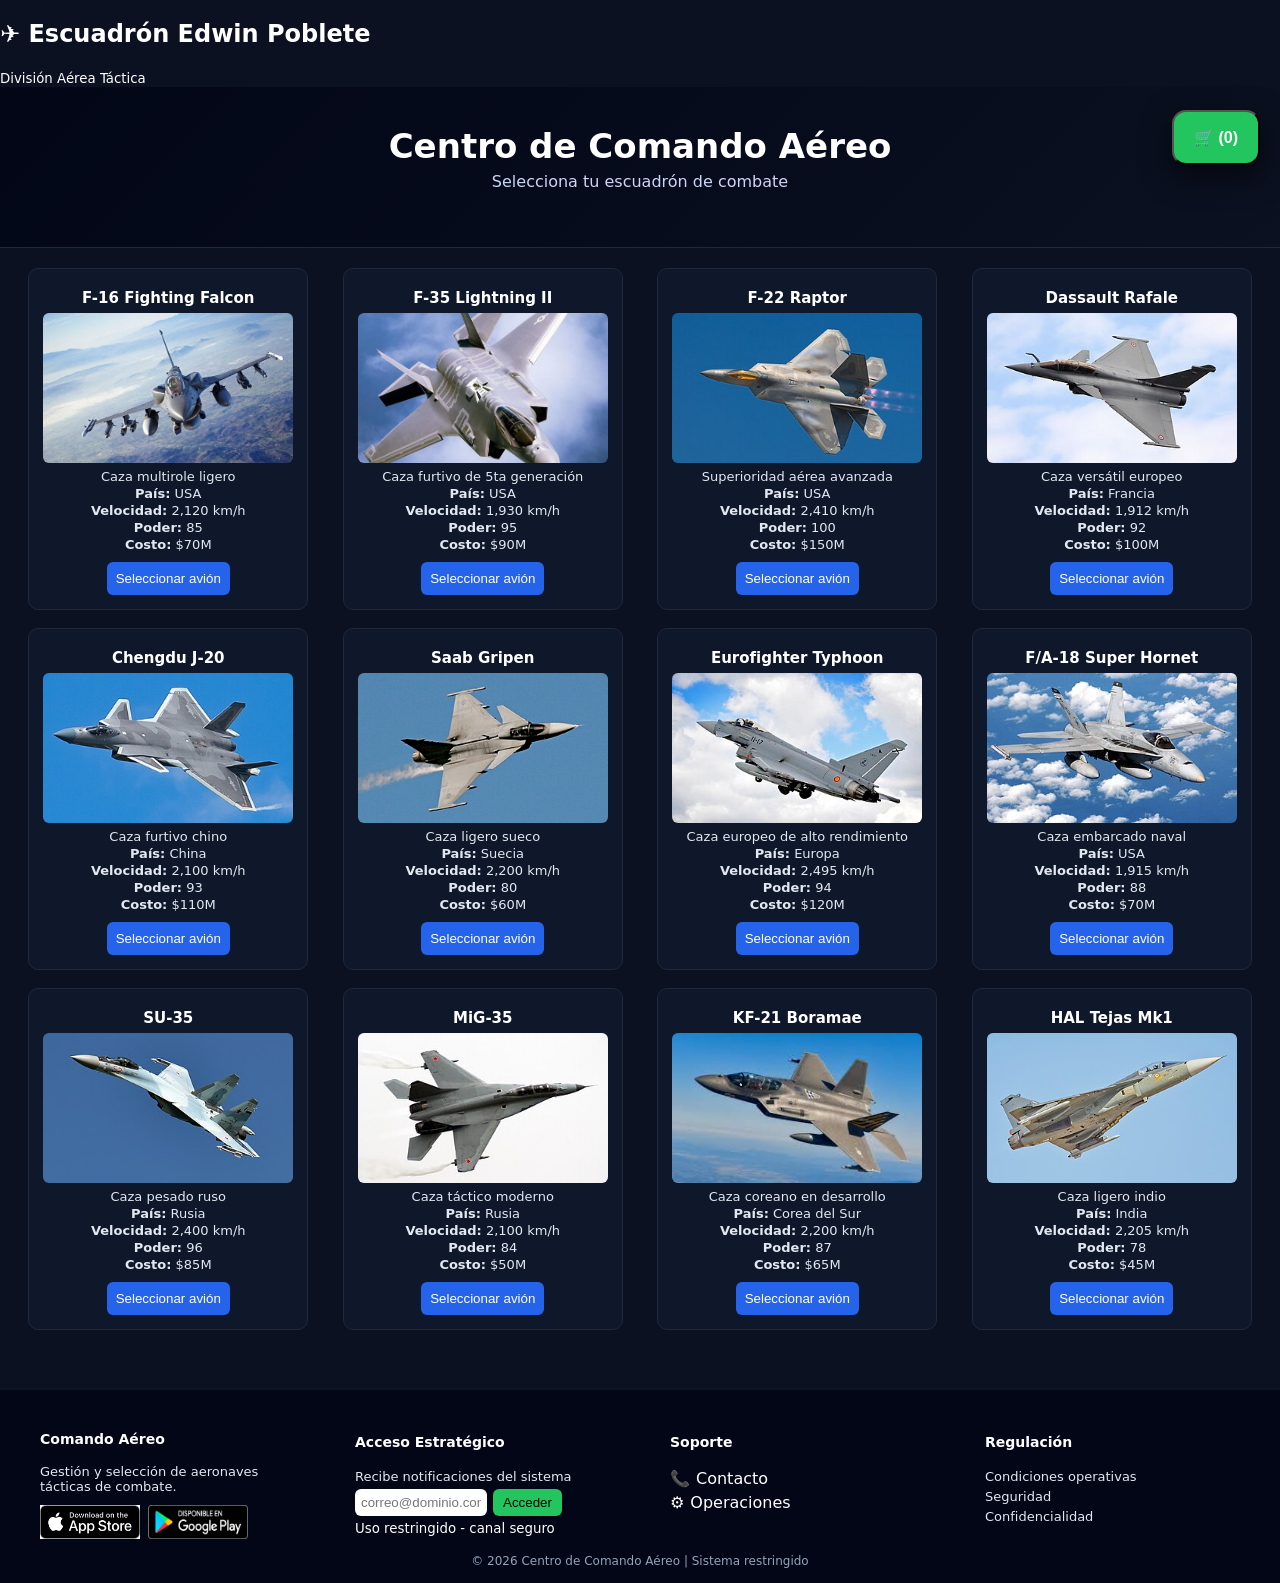
<file: src/pages/home/index.html>
<!DOCTYPE html>
<html lang="es">
<head>
  <meta charset="UTF-8" />
  <meta name="viewport" content="width=device-width, initial-scale=1.0" />
  <title>Centro de Comando Aéreo</title>

  <link rel="stylesheet" href="./home.css" />
</head>

<body>

  <!-- HEADER -->
  <header class="header">
    <div class="header-overlay">
      <h1>Centro de Comando Aéreo</h1>
      <p>Selecciona tu escuadrón de combate</p>
    </div>
  </header>

  <!-- PRODUCTOS -->
  <section id="products-container"></section>

  <!-- FOOTER -->
  <footer class="footer">

    <div class="footer-container">

      <!-- MARCA -->
      <div class="footer-section">
        <h2>Comando Aéreo</h2>
        <p>Gestión y selección de aeronaves tácticas de combate.</p>

        <div class="store-buttons">
          <img src="../../assets/logo_app_store.png" alt="">
          <img src="../../assets/logo_google_play.png" alt="">
        </div>
      </div>

      <!-- SUSCRIPCIÓN -->
      <div class="footer-section">
        <h3>Acceso Estratégico</h3>
        <p>Recibe notificaciones del sistema</p>

        <div class="subscribe">
          <input type="text" placeholder="correo@dominio.com">
          <button>Acceder</button>
        </div>

        <small>Uso restringido - canal seguro</small>
      </div>

      <!-- SOPORTE -->
      <div class="footer-section">
        <h3>Soporte</h3>

        <div class="icon-text">
          <span>📞</span>
          <span>Contacto</span>
        </div>

        <div class="icon-text">
          <span>⚙️</span>
          <span>Operaciones</span>
        </div>
      </div>

      <!-- LEGAL -->
      <div class="footer-section">
        <h3>Regulación</h3>
        <p>Condiciones operativas</p>
        <p>Seguridad</p>
        <p>Confidencialidad</p>
      </div>

    </div>

    <div class="footer-bottom">
      © 2026 Centro de Comando Aéreo | Sistema restringido
    </div>

  </footer>

  <script type="module" src="./home.js"></script>

</body>
</html>
</file>
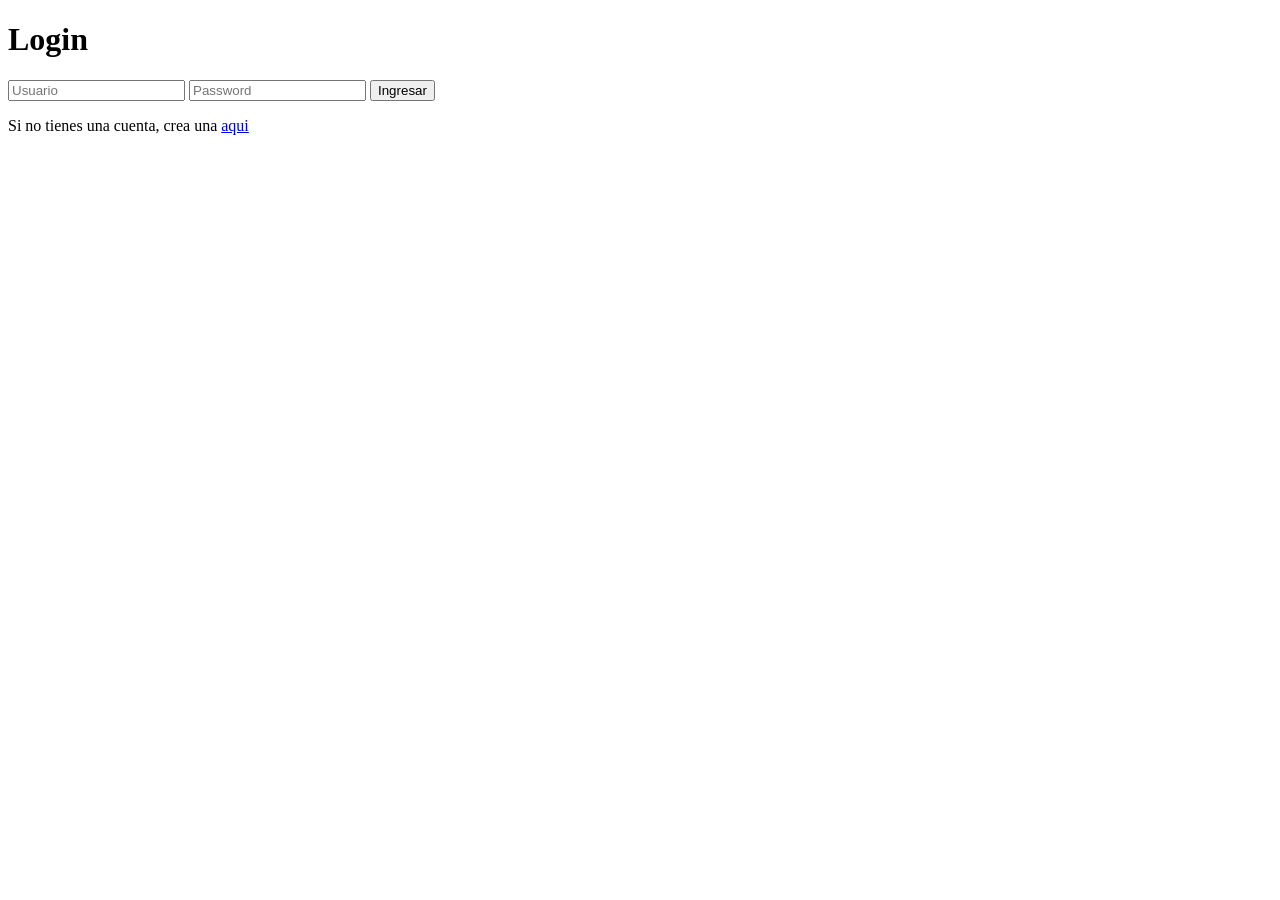
<file: src/pages/login/login.html>
<!doctype html>
<html lang="en">
  <head>
    <meta charset="UTF-8" />
    <meta name="viewport" content="width=device-width, initial-scale=1.0" />
    <title>Login</title>
  </head>
  <body>
    <h1>Login</h1>

    <form id="login-form">
      <input type="text" name="username" placeholder="Usuario" required />
      <input type="password" name="password" placeholder="Password" required />
      <button type="submit">Ingresar</button>
    </form>

    <p>
      Si no tienes una cuenta, crea una
      <a href="../sign-up/sign-up.html">aqui</a>
    </p>
  </body>

  <script type="module" src="./login.js"></script>
</html>
</file>
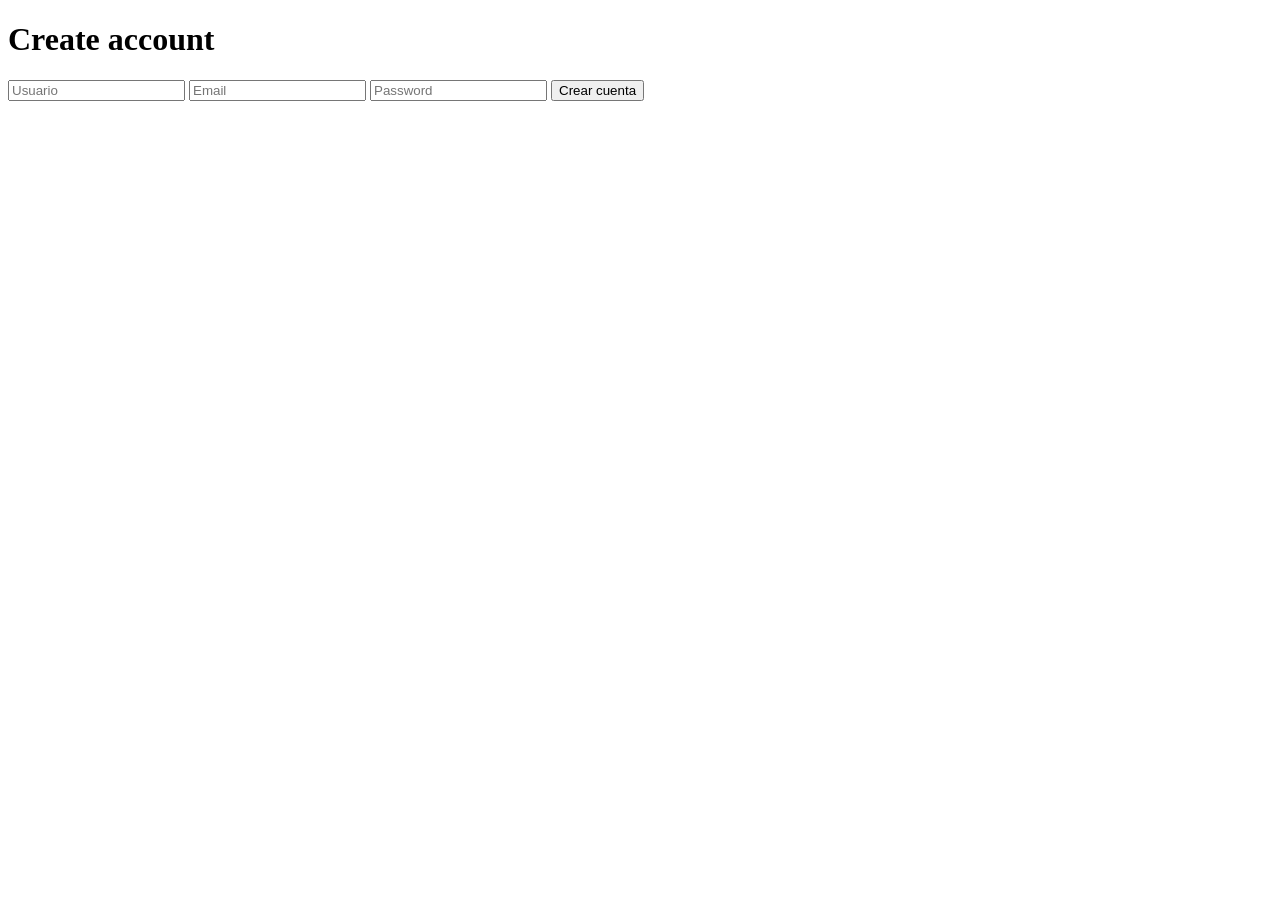
<file: src/pages/sign-up/sign-up.html>
<!doctype html>
<html lang="en">
  <head>
    <meta charset="UTF-8" />
    <meta name="viewport" content="width=device-width, initial-scale=1.0" />
    <title>Sign Up</title>
  </head>
  <body>
    <h1>Create account</h1>

    <form id="signup-form">
      <input type="text" name="username" placeholder="Usuario" required />
      <input type="email" name="email" placeholder="Email" required />
      <input type="password" name="password" placeholder="Password" required />
      <button type="submit">Crear cuenta</button>
    </form>
  </body>

  <script type="module" src="./sign-up.js"></script>
</html>
</file>
<file: src/pages/home/home.css>
/* BASE */
body {
  margin: 0;
  font-family: system-ui, sans-serif;
  background: #0b1120;
  color: #ffffff;
}

/* HEADER */
.header {
  height: 160px;
  display: flex;
  justify-content: center;
  align-items: center;
  text-align: center;
  background: linear-gradient(135deg, #020617, #0b1120);
  border-bottom: 1px solid #1e293b;
}

.header-overlay h1 {
  font-size: 34px;
  margin: 0;
}

.header-overlay p {
  margin-top: 6px;
  color: #cbd5f5;
}

/* PRODUCTOS */
#products-container {
  display: grid;
  grid-template-columns: repeat(4, 1fr);
  gap: 18px;
  padding: 20px;
  justify-items: center;
}

.product-card {
  background: #0f172a;
  padding: 14px;
  border-radius: 10px;
  width: 250px;
  text-align: center;
  border: 1px solid #1e293b;
  transition: 0.2s;
}

.product-card:hover {
  transform: scale(1.06);
  box-shadow: 0 8px 20px rgba(0,0,0,0.6);
}

.product-card img {
  width: 100%;
  height: 150px;
  object-fit: cover;
  border-radius: 6px;
}

.product-card h3 {
  font-size: 15px;
  margin: 6px 0;
}

.product-card p {
  font-size: 13px;
  margin: 2px 0;
  color: #e2e8f0;
}

/* BOTÓN */
.product-card button {
  margin-top: 8px;
  padding: 9px;
  border-radius: 6px;
  border: none;
  background: #2563eb;
  color: white;
  cursor: pointer;
}

.product-card button:hover {
  background: #22c55e;
  transform: scale(1.1);
}

/* MODAL */
.cart-modal {
  position: fixed;
  top: 0;
  left: 0;
  width: 100%;
  height: 100%;
  background: rgba(0,0,0,0.7);
  display: flex;
  justify-content: center;
  align-items: center;
  z-index: 1000;
}

.modal-content {
  background: #0f172a;
  width: 400px;
  padding: 15px;
  border-radius: 10px;
}

/* ITEMS */
.cart-item {
  display: flex;
  justify-content: space-between;
  align-items: center;
  background: #1e293b;
  padding: 8px;
  border-radius: 6px;
  margin-bottom: 6px;
}

.item-title {
  font-size: 14px;
}

.item-price {
  font-size: 12px;
  color: #cbd5f5;
}

.remove-btn {
  background: #ef4444;
  border: none;
  color: white;
  width: 24px;
  height: 24px;
  border-radius: 4px;
  cursor: pointer;
}

/* BOTÓN CERRAR */
#close-modal {
  margin-top: 10px;
  padding: 8px;
  background: #2563eb;
  color: white;
  border: none;
  border-radius: 6px;
  cursor: pointer;
}

/* OCULTO */
.hidden {
  display: none;
}

/* CARRITO */
#cart-btn {
  position: fixed;
  top: 110px;
  right: 20px;
  background: #22c55e;
  color: white;
  padding: 16px 20px;
  border-radius: 14px;
  font-size: 16px;
  font-weight: bold;
  cursor: pointer;
  z-index: 999;
  box-shadow: 0 10px 30px rgba(0,0,0,0.6);
}

#cart-btn:hover {
  transform: scale(1.08);
}

/* FOOTER */
.footer {
  background: #020617;
  padding: 30px 20px 15px;
  margin-top: 40px;
}

.footer-container {
  display: grid;
  grid-template-columns: repeat(4, 1fr);
  gap: 60px;
  max-width: 1200px;
  margin: 0 auto;
}

.footer-section {
  display: flex;
  flex-direction: column;
  gap: 5px;
}

.footer-section h2,
.footer-section h3 {
  font-size: 14px;
  color: white;
}

.footer-section p {
  font-size: 13px;
  color: #e2e8f0;
  margin: 0;
}

.store-buttons {
  display: flex;
  gap: 8px;
  margin-top: 6px;
}

.store-buttons img {
  width: 100px;
}

.subscribe {
  display: flex;
  gap: 6px;
}

.subscribe input {
  padding: 6px;
  border-radius: 6px;
  border: none;
  width: 120px;
}

.subscribe button {
  padding: 6px 10px;
  background: #22c55e;
  border: none;
  border-radius: 6px;
  cursor: pointer;
}

.icon-text {
  display: flex;
  align-items: center;
  gap: 6px;
}

.footer-bottom {
  text-align: center;
  margin-top: 15px;
  font-size: 12px;
  color: #94a3b8;
}
</file>
